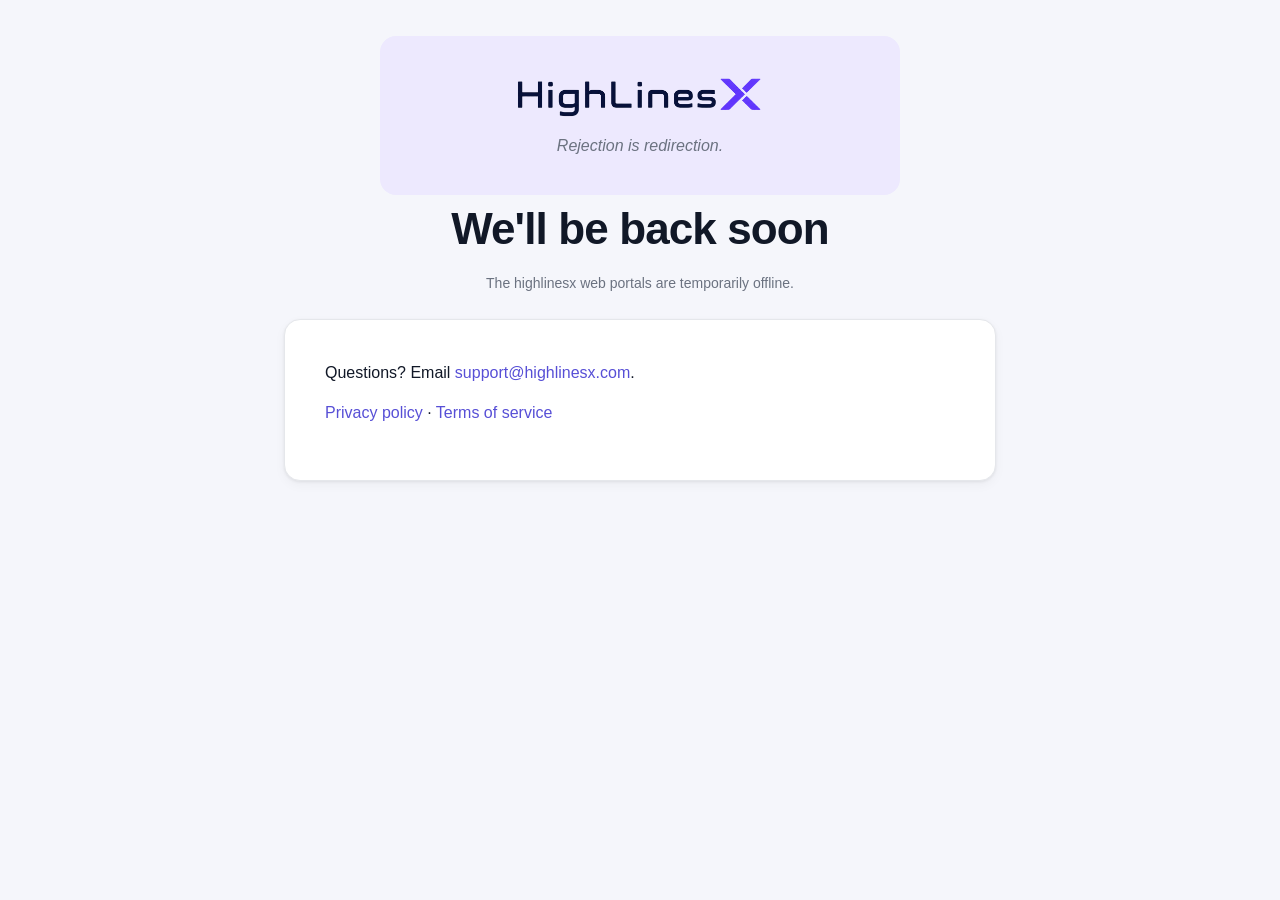
<file: index.html>
<!doctype html>
<html lang="en">
<head>
<meta charset="utf-8" />
<meta name="viewport" content="width=device-width, initial-scale=1, viewport-fit=cover" />
<title>HighLinesX</title>
<meta name="description" content="The coaching platform for coaches and the clients who work with them." />
<meta name="theme-color" content="#6C63FF" />
<meta name="color-scheme" content="light" />
<link rel="icon" type="image/png" href="/favicon.png?v=4" />
<link rel="apple-touch-icon" sizes="180x180" href="/apple-touch-icon.png?v=4" />
<link href="/fonts/poppins.css" rel="stylesheet">
<link rel="stylesheet" href="/theme.css" />
<link rel="stylesheet" href="/marketing.css?v=1" />
</head>
<body>
<header class="legal-head">
  <div class="container container--narrow">
    <a href="/" class="brand-lockup" aria-label="highlinesx home">
      <span class="brand-lockup__row">
        <img src="/highlinesx-logo.png" alt="highlinesx" class="brand-lockup__logo" width="1040" height="190" />
      </span>
      <span class="brand-lockup__motto">Rejection is redirection.</span>
    </a>
    <h1>We'll be back soon</h1>
    <div class="meta">The highlinesx web portals are temporarily offline.</div>
  </div>
</header>
<main id="main" class="container container--narrow">
  <article>
    <p>Questions? Email <a href="mailto:support@highlinesx.com">support@highlinesx.com</a>.</p>
    <p><a href="/privacy">Privacy policy</a> · <a href="/terms">Terms of service</a></p>
  </article>
</main>
</body>
</html>
</file>
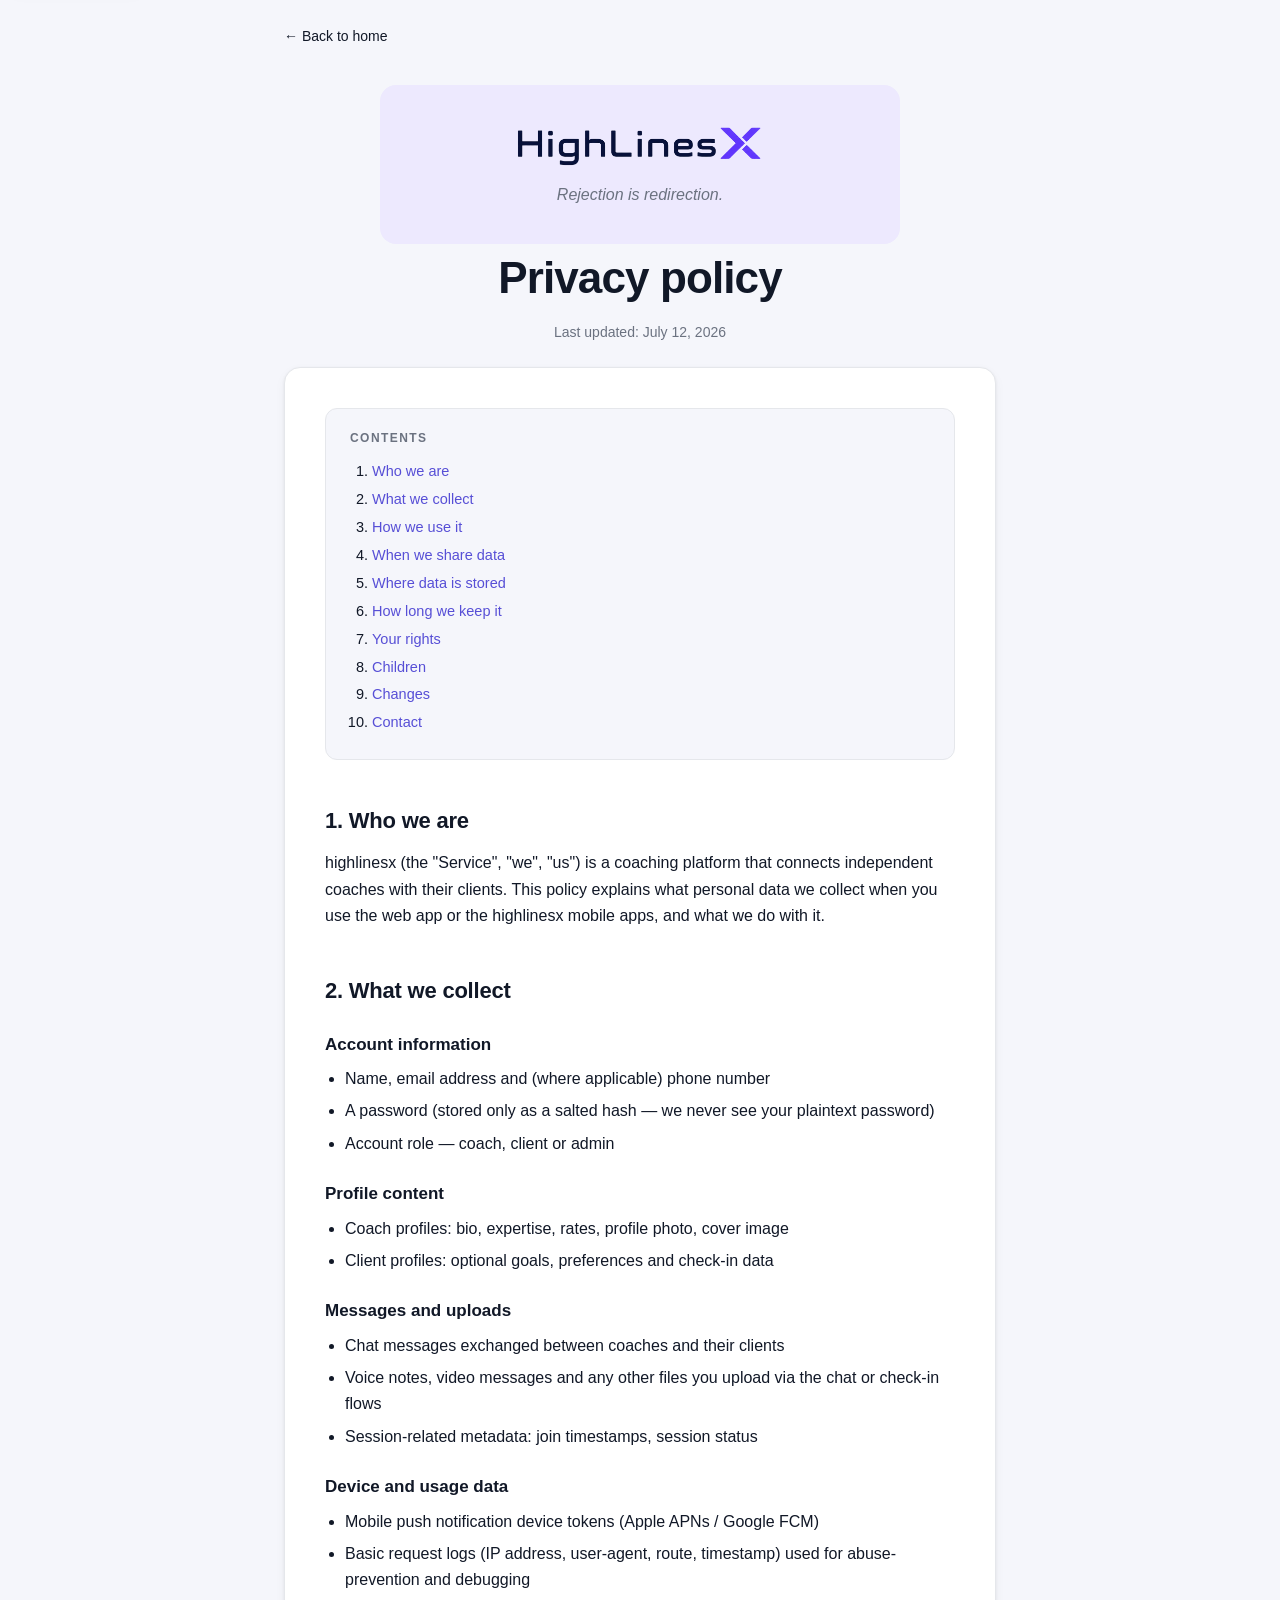
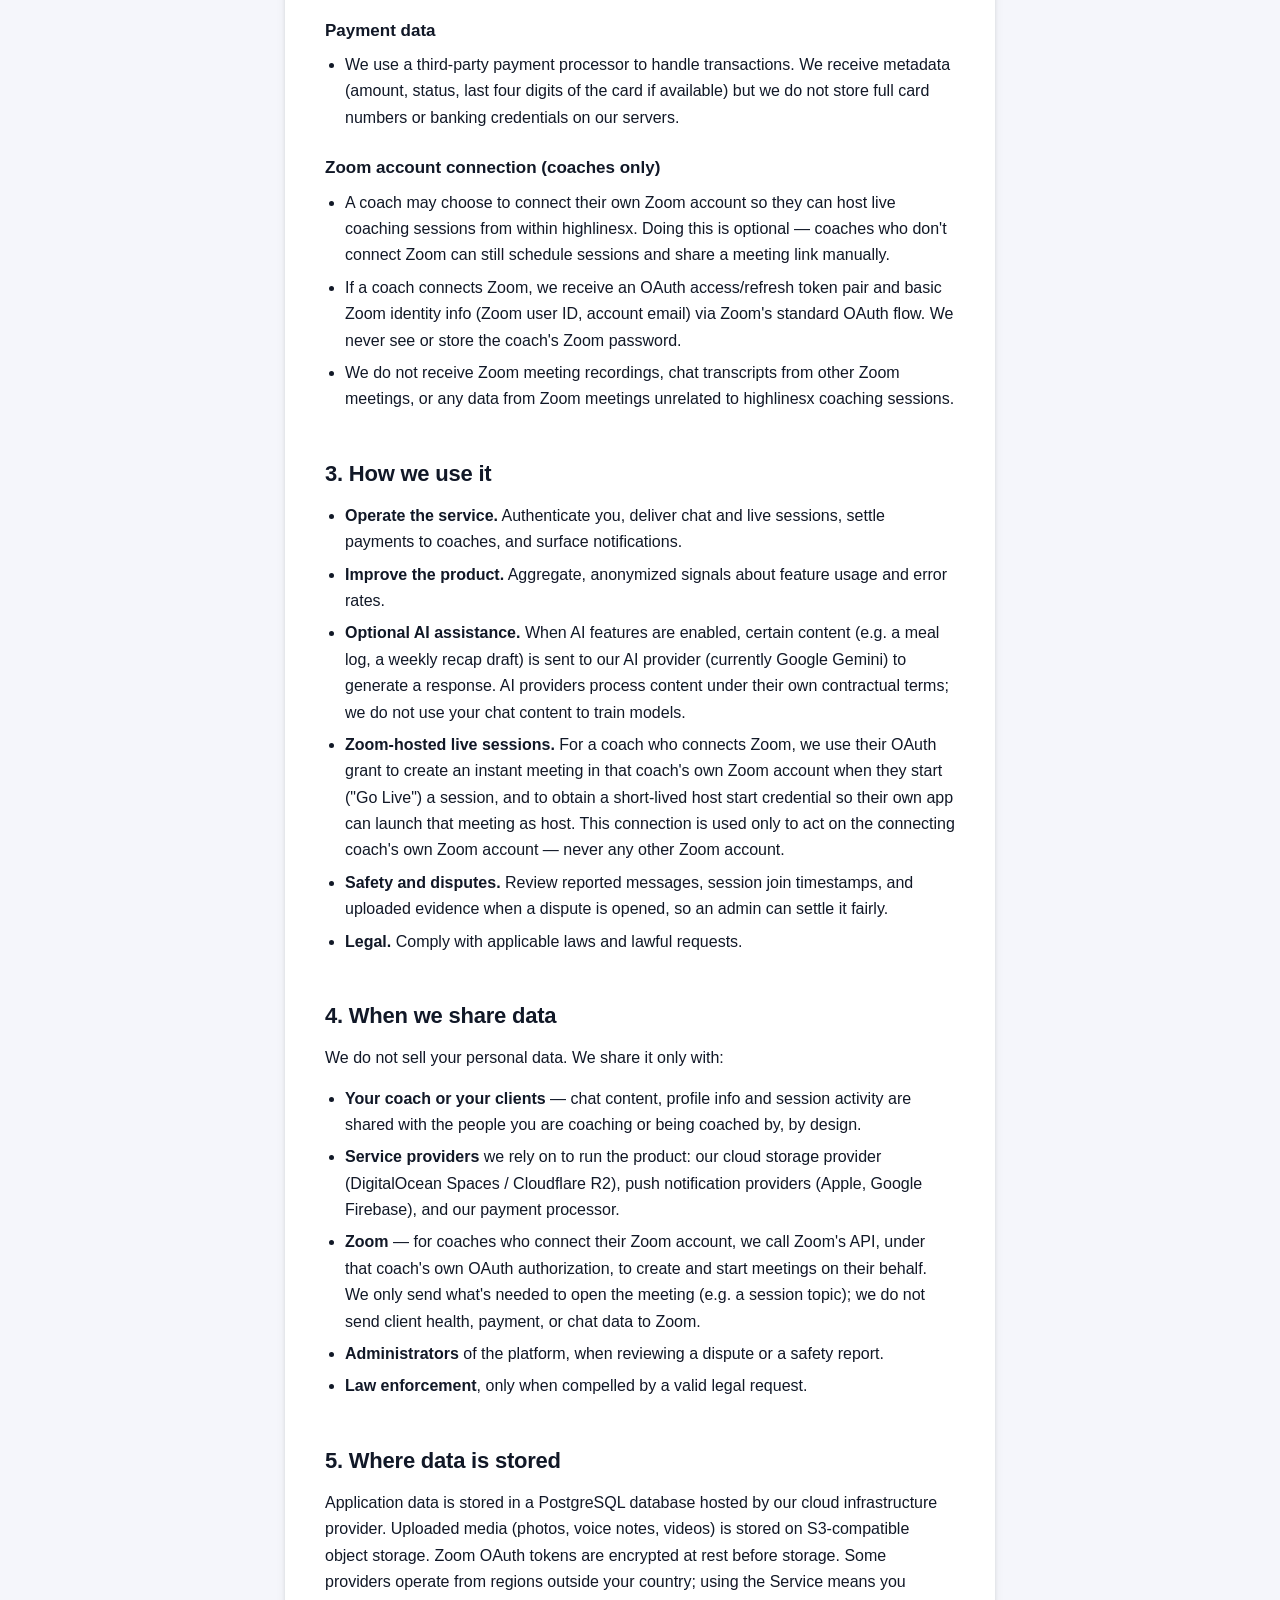
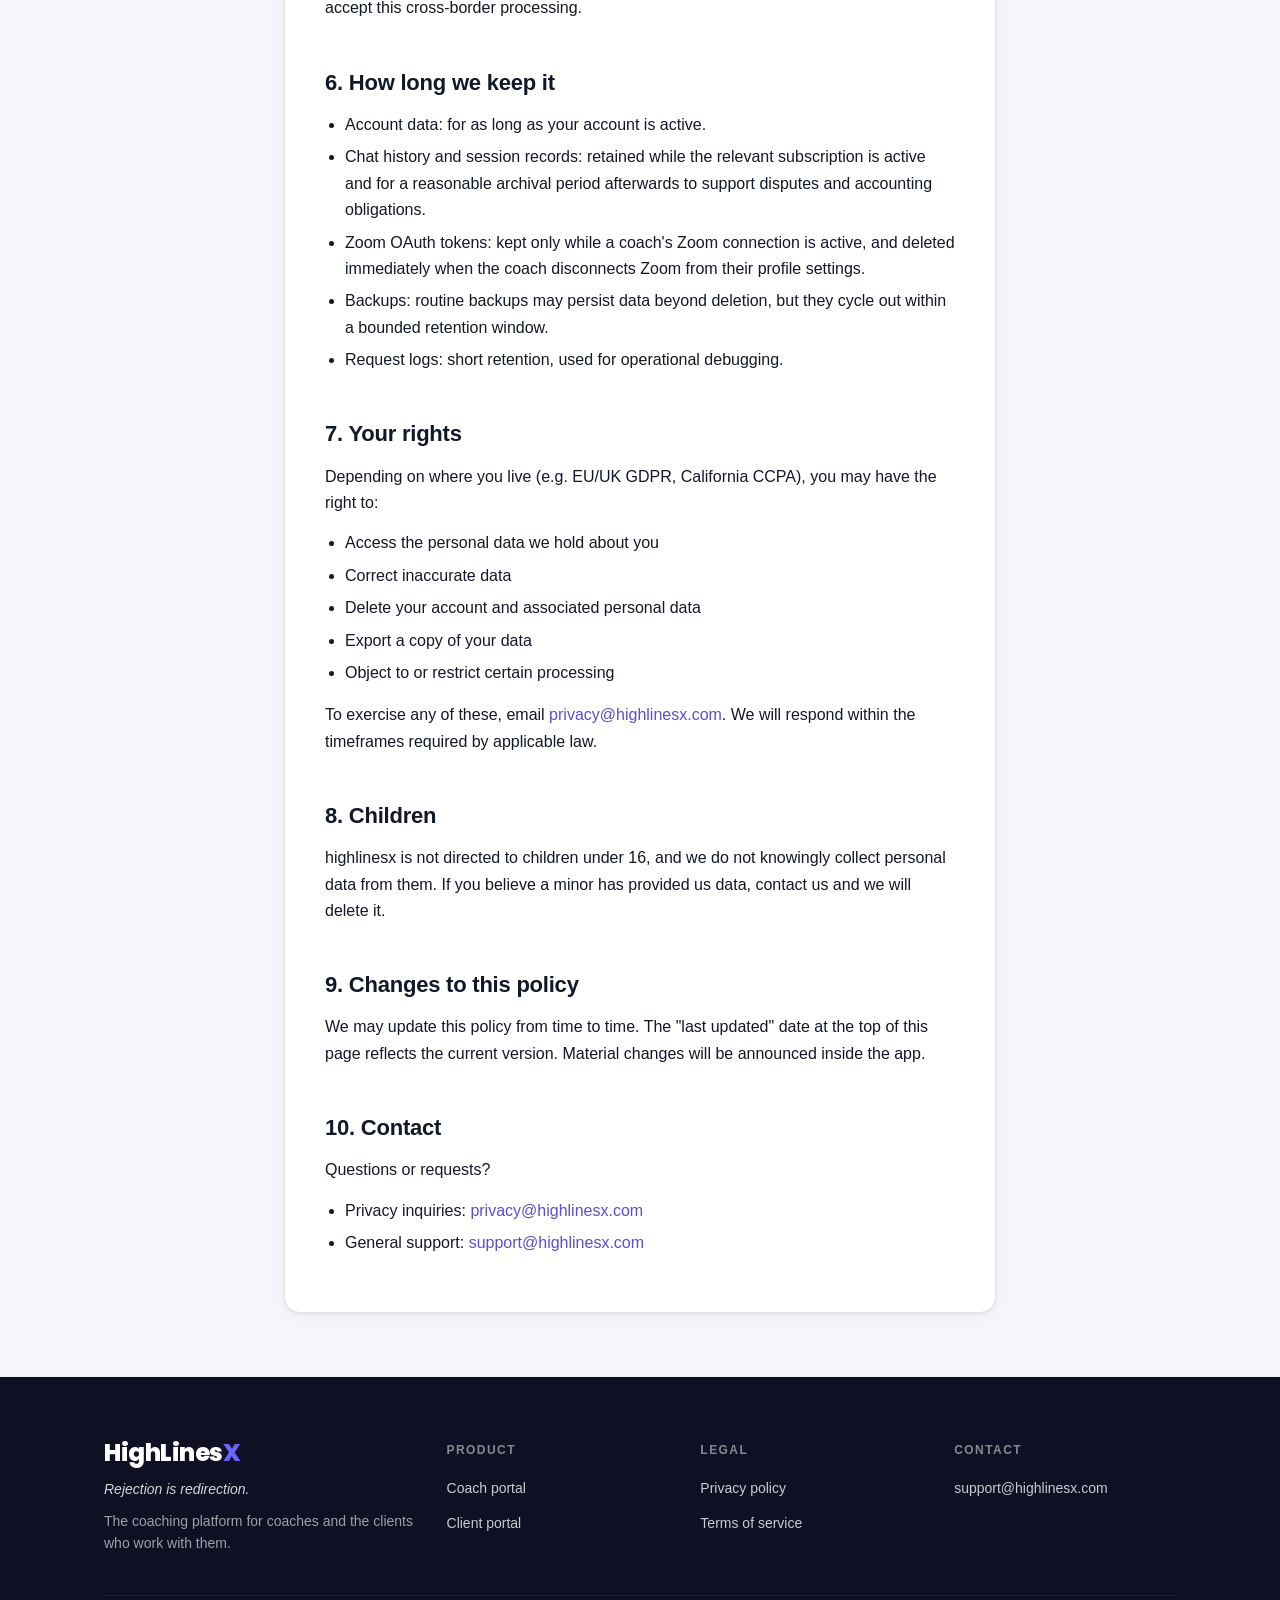
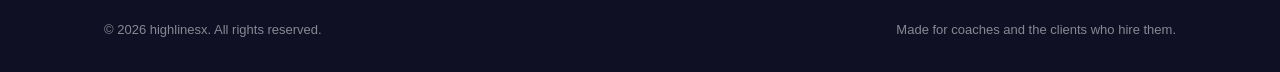
<file: privacy.html>
<!doctype html>
<html lang="en">
<head>
<meta charset="utf-8" />
<meta name="viewport" content="width=device-width, initial-scale=1, viewport-fit=cover" />
<title>Privacy policy — HighLinesX</title>
<meta name="description" content="How highlinesx collects, uses, and protects your data." />
<meta name="theme-color" content="#6C63FF" />
<meta name="color-scheme" content="light" />
<link rel="canonical" href="https://highlinesx.com/privacy" />
<link rel="icon" type="image/png" href="/favicon.png?v=4" />
<link rel="icon" type="image/png" sizes="512x512" href="/icon-512.png?v=4" />
<link rel="apple-touch-icon" sizes="180x180" href="/apple-touch-icon.png?v=4" />
<meta name="apple-mobile-web-app-capable" content="yes" />
<meta name="apple-mobile-web-app-title" content="highlinesx" />
<link href="/fonts/poppins.css" rel="stylesheet">
<link rel="stylesheet" href="/theme.css" />
<link rel="stylesheet" href="/marketing.css?v=1" />
<script type="application/ld+json">
{
  "@context": "https://schema.org",
  "@graph": [
    { "@type": "Organization", "@id": "https://highlinesx.com/#org", "name": "highlinesx", "url": "https://highlinesx.com/", "logo": "https://highlinesx.com/highlinesx-logo.png", "slogan": "Rejection is redirection." },
    { "@type": "WebPage", "name": "Privacy policy — highlinesx", "url": "https://highlinesx.com/privacy", "description": "How highlinesx collects, uses, and protects your data.", "isPartOf": { "@id": "https://highlinesx.com/#org" } }
  ]
}
</script>
</head>
<body>

<a class="skip-link" href="#main">Skip to content</a>

<div class="topbar container container--narrow">
  <a href="/" class="back-link">← Back to home</a>
</div>

<header class="legal-head">
  <div class="container container--narrow">
    <a href="/" class="brand-lockup" aria-label="highlinesx home">
      <span class="brand-lockup__row">
        <img src="/highlinesx-logo.png" alt="highlinesx" class="brand-lockup__logo" width="1040" height="190" />
      </span>
      <span class="brand-lockup__motto">Rejection is redirection.</span>
    </a>
    <h1>Privacy policy</h1>
    <div class="meta">Last updated: July 12, 2026</div>
  </div>
</header>

<main id="main" class="container container--narrow">
  <article>
    <nav class="toc" aria-label="Contents">
      <h4>Contents</h4>
      <ol>
        <li><a href="#who">Who we are</a></li>
        <li><a href="#what">What we collect</a></li>
        <li><a href="#how">How we use it</a></li>
        <li><a href="#sharing">When we share data</a></li>
        <li><a href="#storage">Where data is stored</a></li>
        <li><a href="#retention">How long we keep it</a></li>
        <li><a href="#rights">Your rights</a></li>
        <li><a href="#children">Children</a></li>
        <li><a href="#changes">Changes</a></li>
        <li><a href="#contact">Contact</a></li>
      </ol>
    </nav>

    <h2 id="who">1. Who we are</h2>
    <p>highlinesx (the "Service", "we", "us") is a coaching platform that connects independent coaches with their clients. This policy explains what personal data we collect when you use the web app or the highlinesx mobile apps, and what we do with it.</p>

    <h2 id="what">2. What we collect</h2>

    <h3>Account information</h3>
    <ul>
      <li>Name, email address and (where applicable) phone number</li>
      <li>A password (stored only as a salted hash — we never see your plaintext password)</li>
      <li>Account role — coach, client or admin</li>
    </ul>

    <h3>Profile content</h3>
    <ul>
      <li>Coach profiles: bio, expertise, rates, profile photo, cover image</li>
      <li>Client profiles: optional goals, preferences and check-in data</li>
    </ul>

    <h3>Messages and uploads</h3>
    <ul>
      <li>Chat messages exchanged between coaches and their clients</li>
      <li>Voice notes, video messages and any other files you upload via the chat or check-in flows</li>
      <li>Session-related metadata: join timestamps, session status</li>
    </ul>

    <h3>Device and usage data</h3>
    <ul>
      <li>Mobile push notification device tokens (Apple APNs / Google FCM)</li>
      <li>Basic request logs (IP address, user-agent, route, timestamp) used for abuse-prevention and debugging</li>
    </ul>

    <h3>Payment data</h3>
    <ul>
      <li>We use a third-party payment processor to handle transactions. We receive metadata (amount, status, last four digits of the card if available) but we do not store full card numbers or banking credentials on our servers.</li>
    </ul>

    <h3>Zoom account connection (coaches only)</h3>
    <ul>
      <li>A coach may choose to connect their own Zoom account so they can host live coaching sessions from within highlinesx. Doing this is optional — coaches who don't connect Zoom can still schedule sessions and share a meeting link manually.</li>
      <li>If a coach connects Zoom, we receive an OAuth access/refresh token pair and basic Zoom identity info (Zoom user ID, account email) via Zoom's standard OAuth flow. We never see or store the coach's Zoom password.</li>
      <li>We do not receive Zoom meeting recordings, chat transcripts from other Zoom meetings, or any data from Zoom meetings unrelated to highlinesx coaching sessions.</li>
    </ul>

    <h2 id="how">3. How we use it</h2>
    <ul>
      <li><strong>Operate the service.</strong> Authenticate you, deliver chat and live sessions, settle payments to coaches, and surface notifications.</li>
      <li><strong>Improve the product.</strong> Aggregate, anonymized signals about feature usage and error rates.</li>
      <li><strong>Optional AI assistance.</strong> When AI features are enabled, certain content (e.g. a meal log, a weekly recap draft) is sent to our AI provider (currently Google Gemini) to generate a response. AI providers process content under their own contractual terms; we do not use your chat content to train models.</li>
      <li><strong>Zoom-hosted live sessions.</strong> For a coach who connects Zoom, we use their OAuth grant to create an instant meeting in that coach's own Zoom account when they start ("Go Live") a session, and to obtain a short-lived host start credential so their own app can launch that meeting as host. This connection is used only to act on the connecting coach's own Zoom account — never any other Zoom account.</li>
      <li><strong>Safety and disputes.</strong> Review reported messages, session join timestamps, and uploaded evidence when a dispute is opened, so an admin can settle it fairly.</li>
      <li><strong>Legal.</strong> Comply with applicable laws and lawful requests.</li>
    </ul>

    <h2 id="sharing">4. When we share data</h2>
    <p>We do not sell your personal data. We share it only with:</p>
    <ul>
      <li><strong>Your coach or your clients</strong> — chat content, profile info and session activity are shared with the people you are coaching or being coached by, by design.</li>
      <li><strong>Service providers</strong> we rely on to run the product: our cloud storage provider (DigitalOcean Spaces / Cloudflare R2), push notification providers (Apple, Google Firebase), and our payment processor.</li>
      <li><strong>Zoom</strong> — for coaches who connect their Zoom account, we call Zoom's API, under that coach's own OAuth authorization, to create and start meetings on their behalf. We only send what's needed to open the meeting (e.g. a session topic); we do not send client health, payment, or chat data to Zoom.</li>
      <li><strong>Administrators</strong> of the platform, when reviewing a dispute or a safety report.</li>
      <li><strong>Law enforcement</strong>, only when compelled by a valid legal request.</li>
    </ul>

    <h2 id="storage">5. Where data is stored</h2>
    <p>Application data is stored in a PostgreSQL database hosted by our cloud infrastructure provider. Uploaded media (photos, voice notes, videos) is stored on S3-compatible object storage. Zoom OAuth tokens are encrypted at rest before storage. Some providers operate from regions outside your country; using the Service means you accept this cross-border processing.</p>

    <h2 id="retention">6. How long we keep it</h2>
    <ul>
      <li>Account data: for as long as your account is active.</li>
      <li>Chat history and session records: retained while the relevant subscription is active and for a reasonable archival period afterwards to support disputes and accounting obligations.</li>
      <li>Zoom OAuth tokens: kept only while a coach's Zoom connection is active, and deleted immediately when the coach disconnects Zoom from their profile settings.</li>
      <li>Backups: routine backups may persist data beyond deletion, but they cycle out within a bounded retention window.</li>
      <li>Request logs: short retention, used for operational debugging.</li>
    </ul>

    <h2 id="rights">7. Your rights</h2>
    <p>Depending on where you live (e.g. EU/UK GDPR, California CCPA), you may have the right to:</p>
    <ul>
      <li>Access the personal data we hold about you</li>
      <li>Correct inaccurate data</li>
      <li>Delete your account and associated personal data</li>
      <li>Export a copy of your data</li>
      <li>Object to or restrict certain processing</li>
    </ul>
    <p>To exercise any of these, email <a href="mailto:privacy@highlinesx.com">privacy@highlinesx.com</a>. We will respond within the timeframes required by applicable law.</p>

    <h2 id="children">8. Children</h2>
    <p>highlinesx is not directed to children under 16, and we do not knowingly collect personal data from them. If you believe a minor has provided us data, contact us and we will delete it.</p>

    <h2 id="changes">9. Changes to this policy</h2>
    <p>We may update this policy from time to time. The "last updated" date at the top of this page reflects the current version. Material changes will be announced inside the app.</p>

    <h2 id="contact">10. Contact</h2>
    <p>Questions or requests?</p>
    <ul>
      <li>Privacy inquiries: <a href="mailto:privacy@highlinesx.com">privacy@highlinesx.com</a></li>
      <li>General support: <a href="mailto:support@highlinesx.com">support@highlinesx.com</a></li>
    </ul>
  </article>
</main>

<footer class="footer">
  <div class="container">
    <div class="footer__grid">
      <div class="footer__brand-col">
        <div class="footer__brand">
          <span class="footer__wordmark" aria-label="highlinesx">HighLines<span class="x">X</span></span>
        </div>
        <p class="footer__motto">Rejection is redirection.</p>
        <p class="footer__tag">The coaching platform for coaches and the clients who work with them.</p>
      </div>
      <nav class="footer__col" aria-label="Product">
        <h5>Product</h5>
        <ul>
          <li><a href="/coach">Coach portal</a></li>
          <li><a href="/client">Client portal</a></li>
        </ul>
      </nav>
      <nav class="footer__col" aria-label="Legal">
        <h5>Legal</h5>
        <ul>
          <li><a href="/privacy">Privacy policy</a></li>
          <li><a href="/terms">Terms of service</a></li>
        </ul>
      </nav>
      <nav class="footer__col" aria-label="Contact">
        <h5>Contact</h5>
        <ul>
          <li><a href="mailto:support@highlinesx.com">support@highlinesx.com</a></li>
        </ul>
      </nav>
    </div>
    <div class="footer__bottom">
      <span>© 2026 highlinesx. All rights reserved.</span>
      <span>Made for coaches and the clients who hire them.</span>
    </div>
  </div>
</footer>

</body>
</html>
</file>
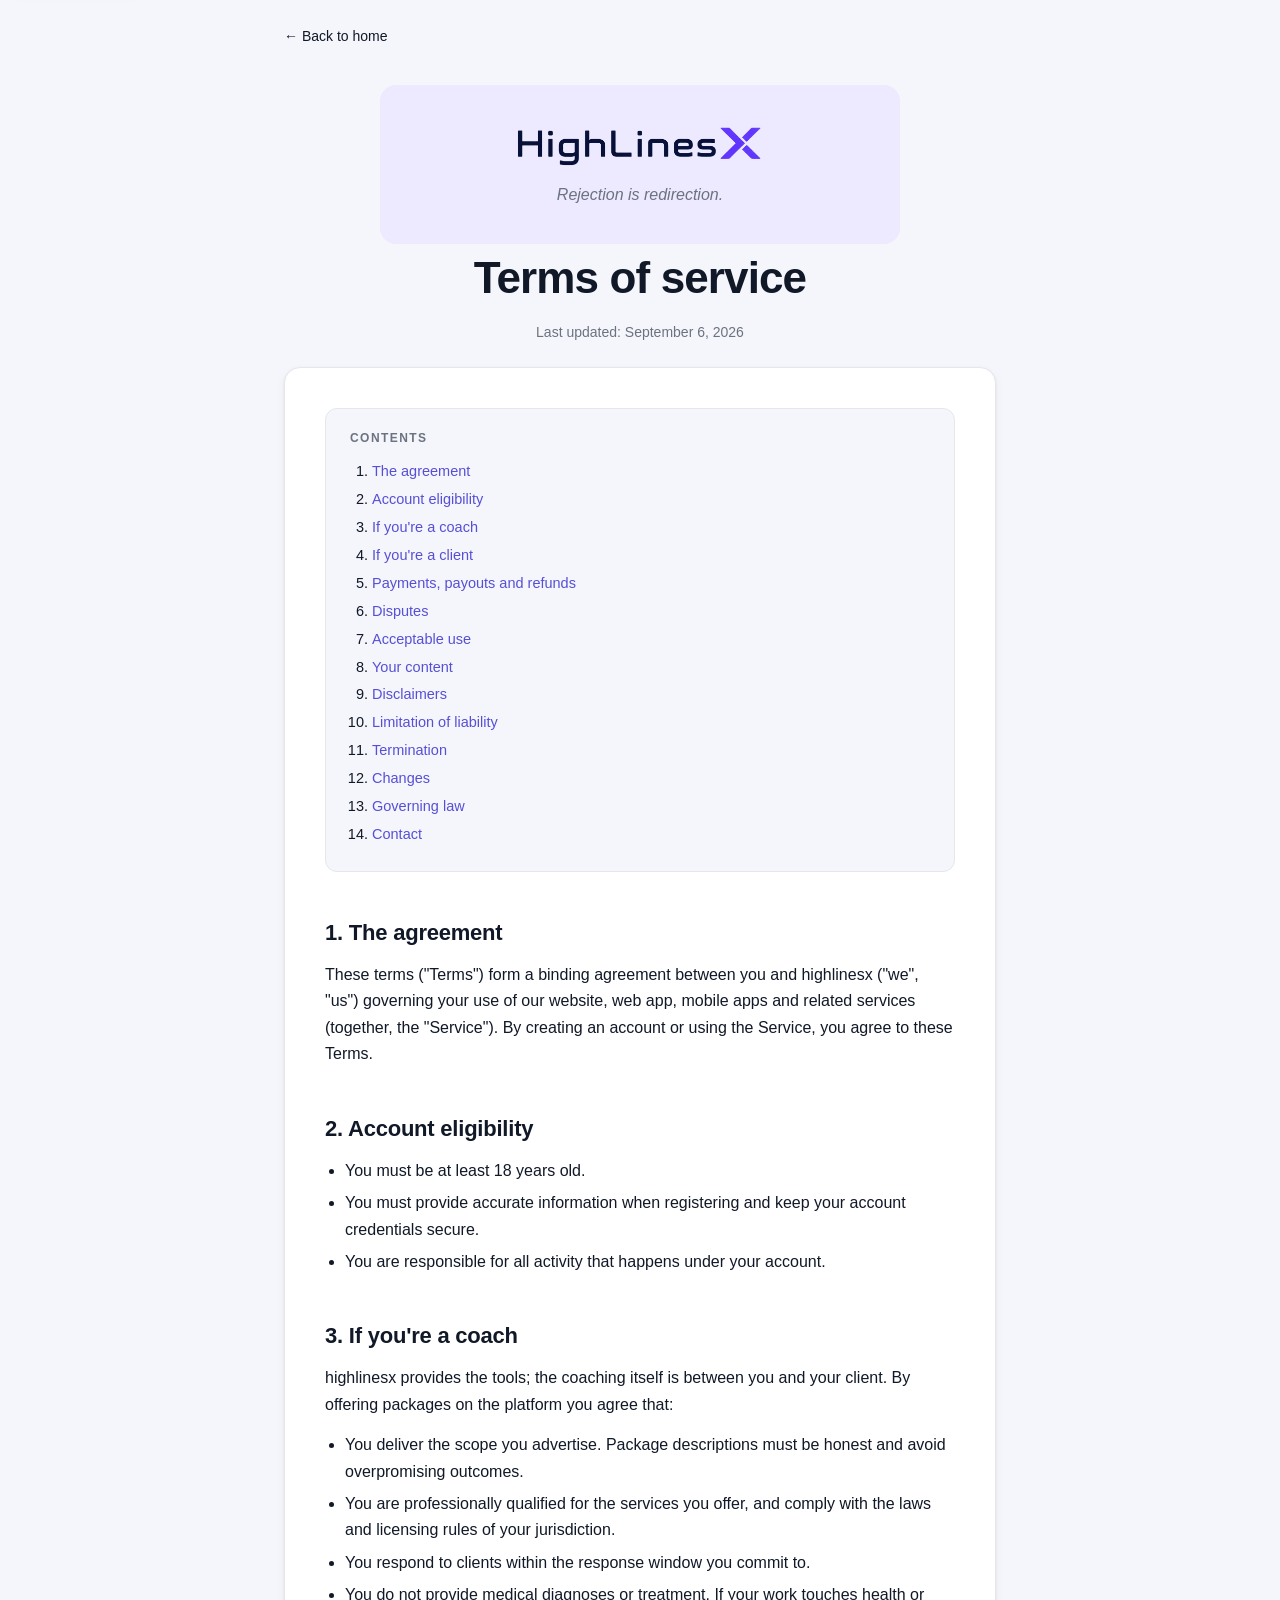
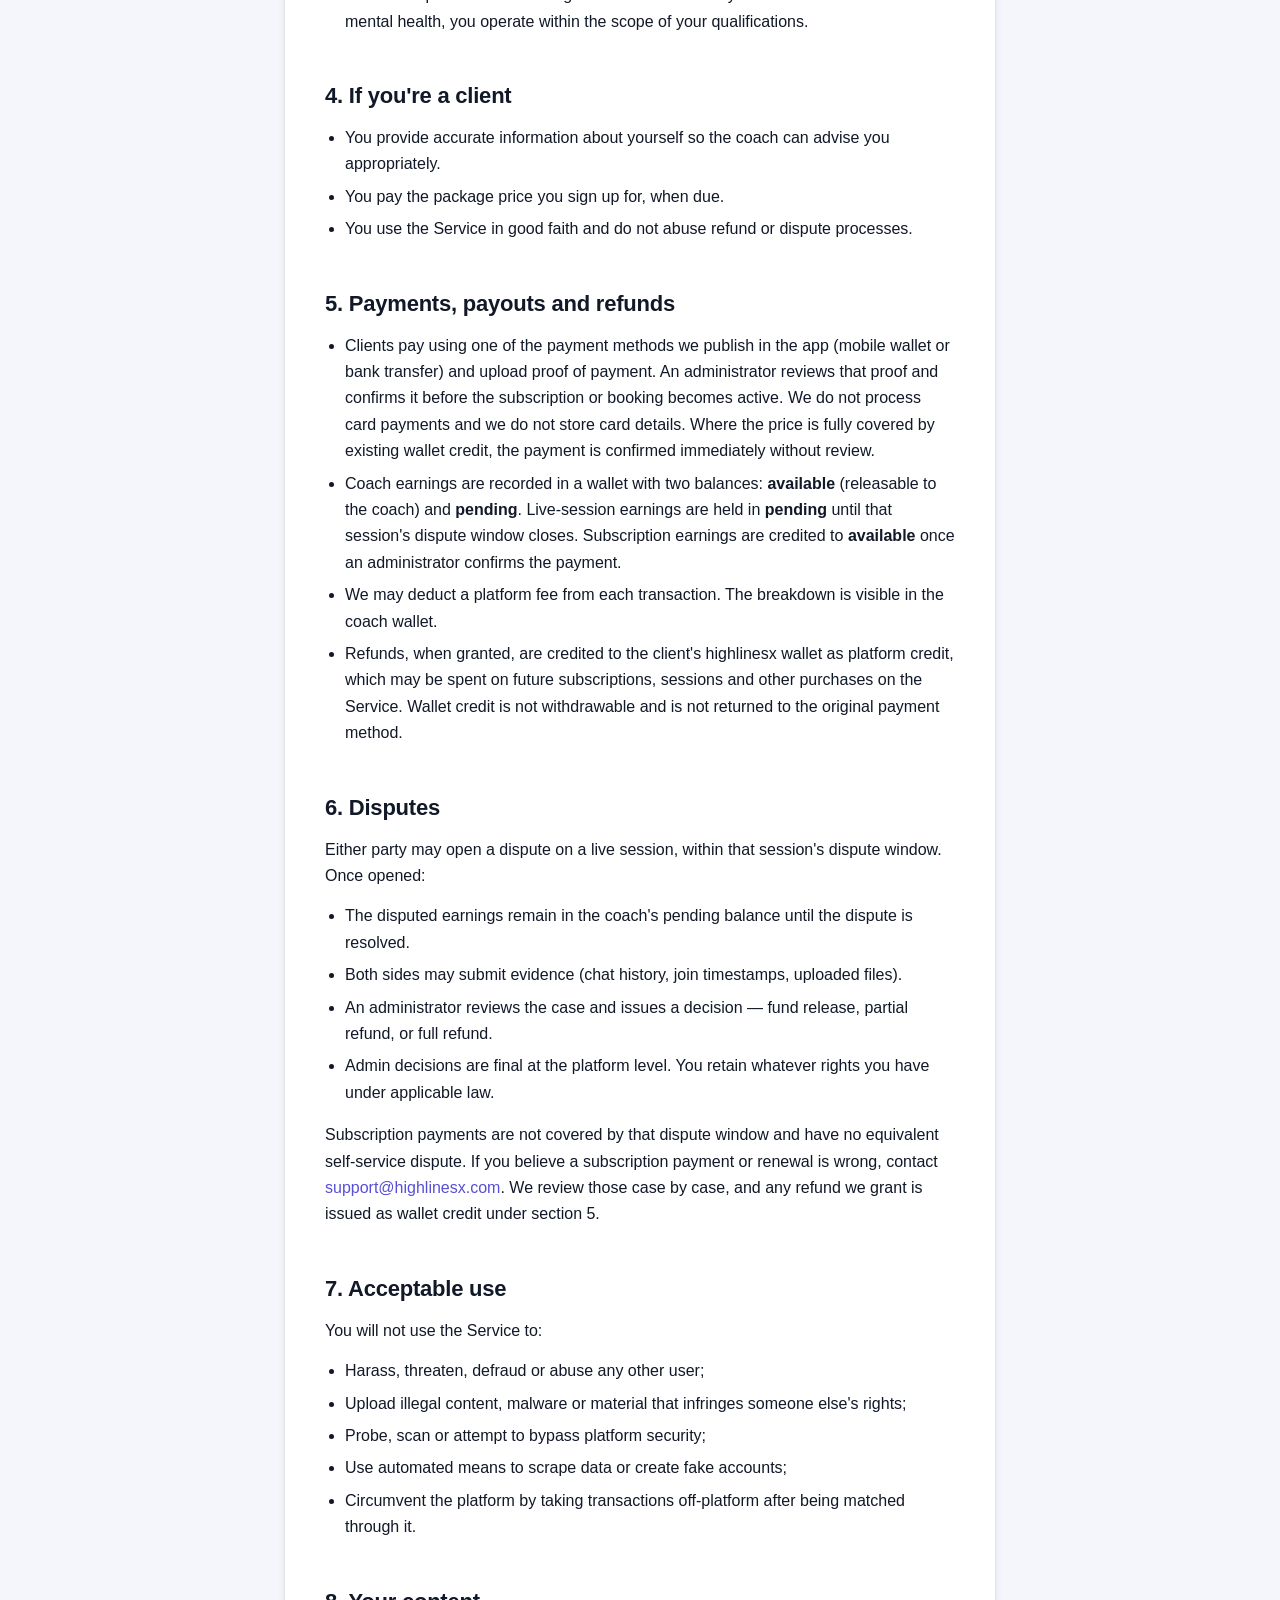
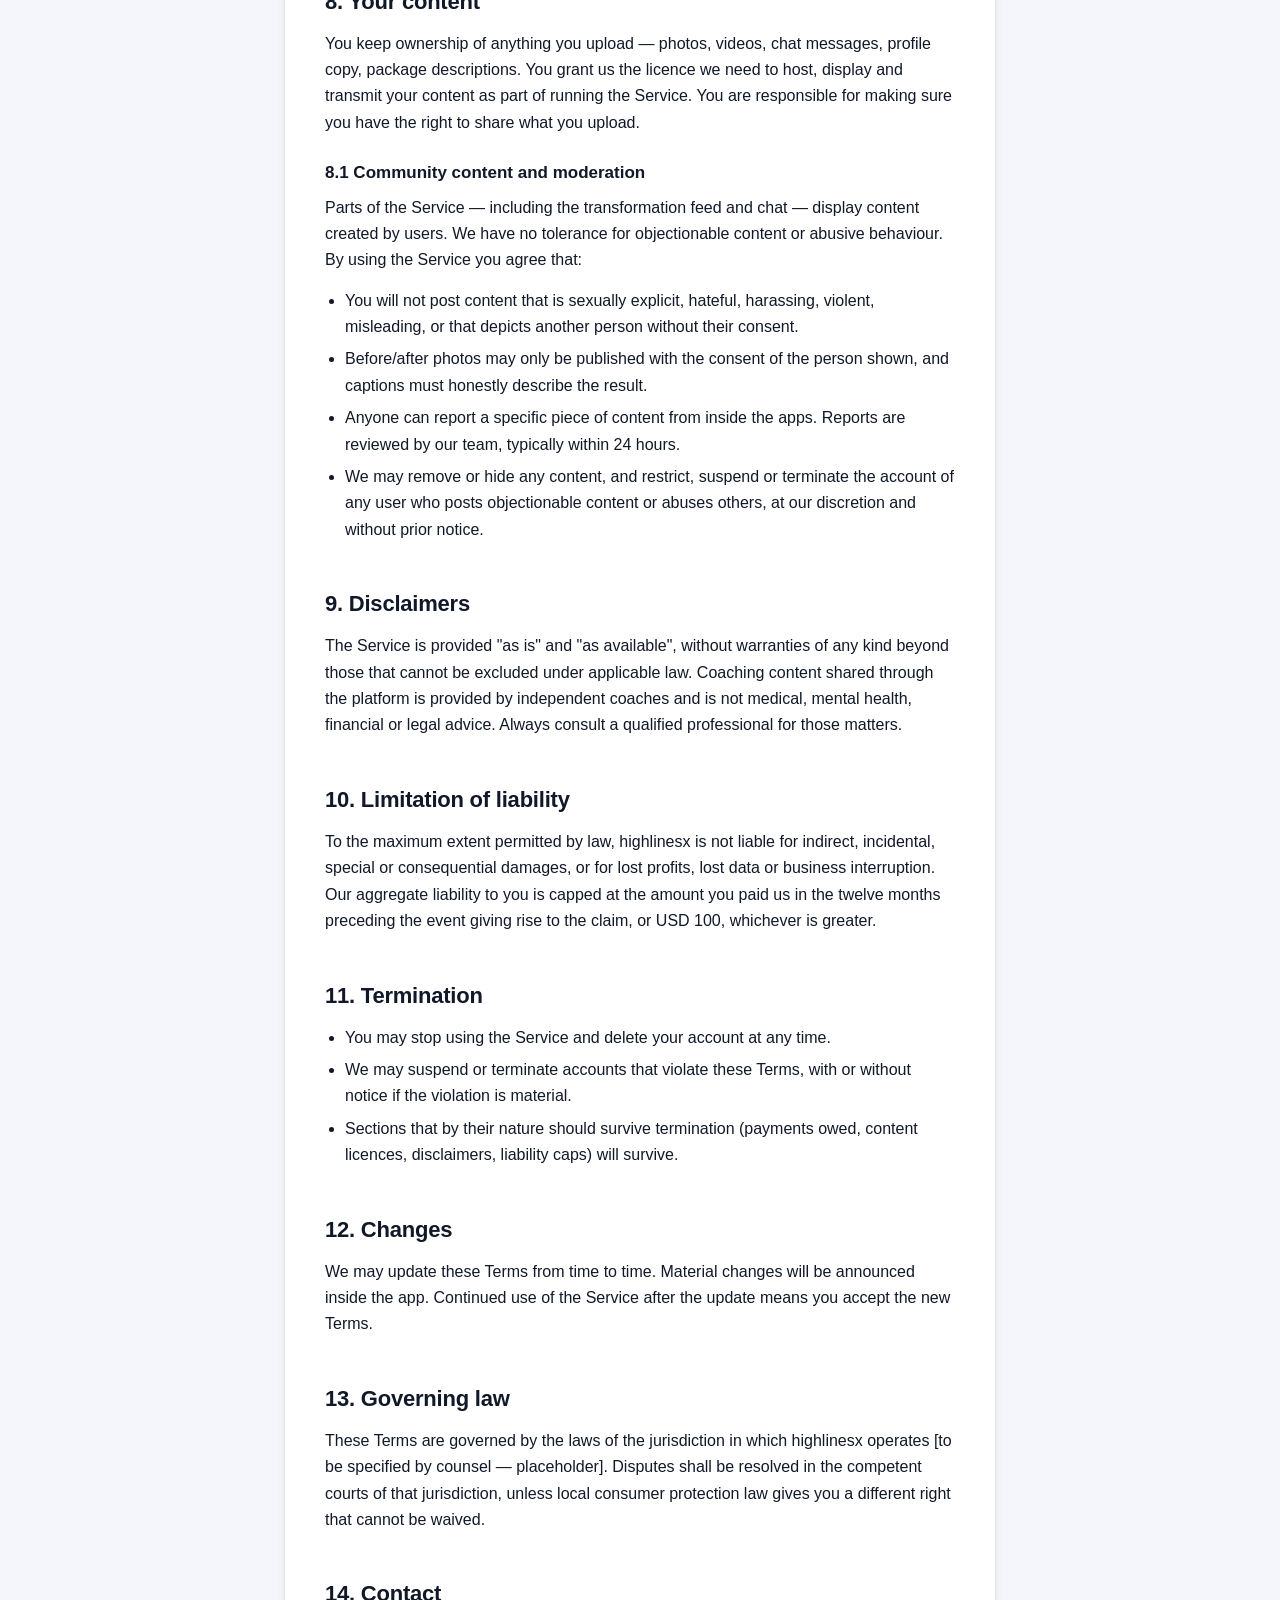
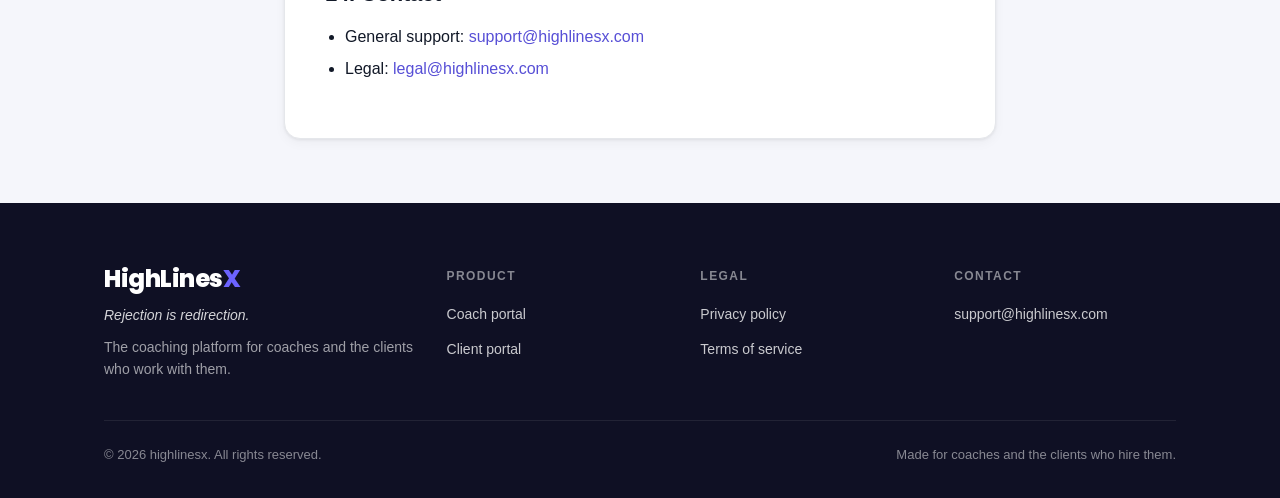
<file: terms.html>
<!doctype html>
<html lang="en">
<head>
<meta charset="utf-8" />
<meta name="viewport" content="width=device-width, initial-scale=1, viewport-fit=cover" />
<title>Terms of service — HighLinesX</title>
<meta name="description" content="The agreement between you and highlinesx when you use the platform." />
<meta name="theme-color" content="#6C63FF" />
<meta name="color-scheme" content="light" />
<link rel="canonical" href="https://highlinesx.com/terms" />
<link rel="icon" type="image/png" href="/favicon.png?v=4" />
<link rel="icon" type="image/png" sizes="512x512" href="/icon-512.png?v=4" />
<link rel="apple-touch-icon" sizes="180x180" href="/apple-touch-icon.png?v=4" />
<meta name="apple-mobile-web-app-capable" content="yes" />
<meta name="apple-mobile-web-app-title" content="highlinesx" />
<link href="/fonts/poppins.css" rel="stylesheet">
<link rel="stylesheet" href="/theme.css" />
<link rel="stylesheet" href="/marketing.css?v=1" />
<script type="application/ld+json">
{
  "@context": "https://schema.org",
  "@graph": [
    { "@type": "Organization", "@id": "https://highlinesx.com/#org", "name": "highlinesx", "url": "https://highlinesx.com/", "logo": "https://highlinesx.com/highlinesx-logo.png", "slogan": "Rejection is redirection." },
    { "@type": "WebPage", "name": "Terms of service — highlinesx", "url": "https://highlinesx.com/terms", "description": "The agreement between you and highlinesx when you use the platform.", "isPartOf": { "@id": "https://highlinesx.com/#org" } }
  ]
}
</script>
</head>
<body>

<a class="skip-link" href="#main">Skip to content</a>

<div class="topbar container container--narrow">
  <a href="/" class="back-link">← Back to home</a>
</div>

<header class="legal-head">
  <div class="container container--narrow">
    <a href="/" class="brand-lockup" aria-label="highlinesx home">
      <span class="brand-lockup__row">
        <img src="/highlinesx-logo.png" alt="highlinesx" class="brand-lockup__logo" width="1040" height="190" />
      </span>
      <span class="brand-lockup__motto">Rejection is redirection.</span>
    </a>
    <h1>Terms of service</h1>
    <div class="meta">Last updated: September 6, 2026</div>
  </div>
</header>

<main id="main" class="container container--narrow">
  <article>
    <nav class="toc" aria-label="Contents">
      <h4>Contents</h4>
      <ol>
        <li><a href="#agreement">The agreement</a></li>
        <li><a href="#eligibility">Account eligibility</a></li>
        <li><a href="#coach">If you're a coach</a></li>
        <li><a href="#client">If you're a client</a></li>
        <li><a href="#payments">Payments, payouts and refunds</a></li>
        <li><a href="#disputes">Disputes</a></li>
        <li><a href="#conduct">Acceptable use</a></li>
        <li><a href="#content">Your content</a></li>
        <li><a href="#disclaimers">Disclaimers</a></li>
        <li><a href="#liability">Limitation of liability</a></li>
        <li><a href="#termination">Termination</a></li>
        <li><a href="#changes">Changes</a></li>
        <li><a href="#law">Governing law</a></li>
        <li><a href="#contact">Contact</a></li>
      </ol>
    </nav>

    <h2 id="agreement">1. The agreement</h2>
    <p>These terms ("Terms") form a binding agreement between you and highlinesx ("we", "us") governing your use of our website, web app, mobile apps and related services (together, the "Service"). By creating an account or using the Service, you agree to these Terms.</p>

    <h2 id="eligibility">2. Account eligibility</h2>
    <ul>
      <li>You must be at least 18 years old.</li>
      <li>You must provide accurate information when registering and keep your account credentials secure.</li>
      <li>You are responsible for all activity that happens under your account.</li>
    </ul>

    <h2 id="coach">3. If you're a coach</h2>
    <p>highlinesx provides the tools; the coaching itself is between you and your client. By offering packages on the platform you agree that:</p>
    <ul>
      <li>You deliver the scope you advertise. Package descriptions must be honest and avoid overpromising outcomes.</li>
      <li>You are professionally qualified for the services you offer, and comply with the laws and licensing rules of your jurisdiction.</li>
      <li>You respond to clients within the response window you commit to.</li>
      <li>You do not provide medical diagnoses or treatment. If your work touches health or mental health, you operate within the scope of your qualifications.</li>
    </ul>

    <h2 id="client">4. If you're a client</h2>
    <ul>
      <li>You provide accurate information about yourself so the coach can advise you appropriately.</li>
      <li>You pay the package price you sign up for, when due.</li>
      <li>You use the Service in good faith and do not abuse refund or dispute processes.</li>
    </ul>

    <h2 id="payments">5. Payments, payouts and refunds</h2>
    <ul>
      <li>Clients pay using one of the payment methods we publish in the app (mobile wallet or bank transfer) and upload proof of payment. An administrator reviews that proof and confirms it before the subscription or booking becomes active. We do not process card payments and we do not store card details. Where the price is fully covered by existing wallet credit, the payment is confirmed immediately without review.</li>
      <li>Coach earnings are recorded in a wallet with two balances: <strong>available</strong> (releasable to the coach) and <strong>pending</strong>. Live-session earnings are held in <strong>pending</strong> until that session's dispute window closes. Subscription earnings are credited to <strong>available</strong> once an administrator confirms the payment.</li>
      <li>We may deduct a platform fee from each transaction. The breakdown is visible in the coach wallet.</li>
      <li>Refunds, when granted, are credited to the client's highlinesx wallet as platform credit, which may be spent on future subscriptions, sessions and other purchases on the Service. Wallet credit is not withdrawable and is not returned to the original payment method.</li>
    </ul>

    <h2 id="disputes">6. Disputes</h2>
    <p>Either party may open a dispute on a live session, within that session's dispute window. Once opened:</p>
    <ul>
      <li>The disputed earnings remain in the coach's pending balance until the dispute is resolved.</li>
      <li>Both sides may submit evidence (chat history, join timestamps, uploaded files).</li>
      <li>An administrator reviews the case and issues a decision — fund release, partial refund, or full refund.</li>
      <li>Admin decisions are final at the platform level. You retain whatever rights you have under applicable law.</li>
    </ul>
    <p>Subscription payments are not covered by that dispute window and have no equivalent self-service dispute. If you believe a subscription payment or renewal is wrong, contact <a href="mailto:support@highlinesx.com">support@highlinesx.com</a>. We review those case by case, and any refund we grant is issued as wallet credit under section 5.</p>

    <h2 id="conduct">7. Acceptable use</h2>
    <p>You will not use the Service to:</p>
    <ul>
      <li>Harass, threaten, defraud or abuse any other user;</li>
      <li>Upload illegal content, malware or material that infringes someone else's rights;</li>
      <li>Probe, scan or attempt to bypass platform security;</li>
      <li>Use automated means to scrape data or create fake accounts;</li>
      <li>Circumvent the platform by taking transactions off-platform after being matched through it.</li>
    </ul>

    <h2 id="content">8. Your content</h2>
    <p>You keep ownership of anything you upload — photos, videos, chat messages, profile copy, package descriptions. You grant us the licence we need to host, display and transmit your content as part of running the Service. You are responsible for making sure you have the right to share what you upload.</p>
    <h3 id="ugc">8.1 Community content and moderation</h3>
    <p>Parts of the Service — including the transformation feed and chat — display content created by users. We have no tolerance for objectionable content or abusive behaviour. By using the Service you agree that:</p>
    <ul>
      <li>You will not post content that is sexually explicit, hateful, harassing, violent, misleading, or that depicts another person without their consent.</li>
      <li>Before/after photos may only be published with the consent of the person shown, and captions must honestly describe the result.</li>
      <li>Anyone can report a specific piece of content from inside the apps. Reports are reviewed by our team, typically within 24 hours.</li>
      <li>We may remove or hide any content, and restrict, suspend or terminate the account of any user who posts objectionable content or abuses others, at our discretion and without prior notice.</li>
    </ul>

    <h2 id="disclaimers">9. Disclaimers</h2>
    <p>The Service is provided "as is" and "as available", without warranties of any kind beyond those that cannot be excluded under applicable law. Coaching content shared through the platform is provided by independent coaches and is not medical, mental health, financial or legal advice. Always consult a qualified professional for those matters.</p>

    <h2 id="liability">10. Limitation of liability</h2>
    <p>To the maximum extent permitted by law, highlinesx is not liable for indirect, incidental, special or consequential damages, or for lost profits, lost data or business interruption. Our aggregate liability to you is capped at the amount you paid us in the twelve months preceding the event giving rise to the claim, or USD 100, whichever is greater.</p>

    <h2 id="termination">11. Termination</h2>
    <ul>
      <li>You may stop using the Service and delete your account at any time.</li>
      <li>We may suspend or terminate accounts that violate these Terms, with or without notice if the violation is material.</li>
      <li>Sections that by their nature should survive termination (payments owed, content licences, disclaimers, liability caps) will survive.</li>
    </ul>

    <h2 id="changes">12. Changes</h2>
    <p>We may update these Terms from time to time. Material changes will be announced inside the app. Continued use of the Service after the update means you accept the new Terms.</p>

    <h2 id="law">13. Governing law</h2>
    <p>These Terms are governed by the laws of the jurisdiction in which highlinesx operates [to be specified by counsel — placeholder]. Disputes shall be resolved in the competent courts of that jurisdiction, unless local consumer protection law gives you a different right that cannot be waived.</p>

    <h2 id="contact">14. Contact</h2>
    <ul>
      <li>General support: <a href="mailto:support@highlinesx.com">support@highlinesx.com</a></li>
      <li>Legal: <a href="mailto:legal@highlinesx.com">legal@highlinesx.com</a></li>
    </ul>
  </article>
</main>

<footer class="footer">
  <div class="container">
    <div class="footer__grid">
      <div class="footer__brand-col">
        <div class="footer__brand">
          <span class="footer__wordmark" aria-label="highlinesx">HighLines<span class="x">X</span></span>
        </div>
        <p class="footer__motto">Rejection is redirection.</p>
        <p class="footer__tag">The coaching platform for coaches and the clients who work with them.</p>
      </div>
      <nav class="footer__col" aria-label="Product">
        <h5>Product</h5>
        <ul>
          <li><a href="/coach">Coach portal</a></li>
          <li><a href="/client">Client portal</a></li>
        </ul>
      </nav>
      <nav class="footer__col" aria-label="Legal">
        <h5>Legal</h5>
        <ul>
          <li><a href="/privacy">Privacy policy</a></li>
          <li><a href="/terms">Terms of service</a></li>
        </ul>
      </nav>
      <nav class="footer__col" aria-label="Contact">
        <h5>Contact</h5>
        <ul>
          <li><a href="mailto:support@highlinesx.com">support@highlinesx.com</a></li>
        </ul>
      </nav>
    </div>
    <div class="footer__bottom">
      <span>© 2026 highlinesx. All rights reserved.</span>
      <span>Made for coaches and the clients who hire them.</span>
    </div>
  </div>
</footer>

</body>
</html>
</file>
<file: fonts/poppins.css>
/*
 * Self-hosted Poppins (weights 600/700/800, latin + latin-ext).
 * Replaces the Google Fonts CDN so no visitor IP is sent to Google —
 * GDPR-clean per LG München 2022. Regenerate: see public/fonts/README.md.
 * unicode-range values copied verbatim from Google's fonts.gstatic.com CSS (v24).
 */

/* ---- 600 ---- */
@font-face {
  font-family: 'Poppins';
  font-style: normal;
  font-weight: 600;
  font-display: swap;
  src: url('/fonts/poppins-600-latin-ext.woff2') format('woff2');
  unicode-range: U+0100-02BA, U+02BD-02C5, U+02C7-02CC, U+02CE-02D7, U+02DD-02FF, U+0304, U+0308, U+0329, U+1D00-1DBF, U+1E00-1E9F, U+1EF2-1EFF, U+2020, U+20A0-20AB, U+20AD-20C0, U+2113, U+2C60-2C7F, U+A720-A7FF;
}
@font-face {
  font-family: 'Poppins';
  font-style: normal;
  font-weight: 600;
  font-display: swap;
  src: url('/fonts/poppins-600-latin.woff2') format('woff2');
  unicode-range: U+0000-00FF, U+0131, U+0152-0153, U+02BB-02BC, U+02C6, U+02DA, U+02DC, U+0304, U+0308, U+0329, U+2000-206F, U+20AC, U+2122, U+2191, U+2193, U+2212, U+2215, U+FEFF, U+FFFD;
}

/* ---- 700 ---- */
@font-face {
  font-family: 'Poppins';
  font-style: normal;
  font-weight: 700;
  font-display: swap;
  src: url('/fonts/poppins-700-latin-ext.woff2') format('woff2');
  unicode-range: U+0100-02BA, U+02BD-02C5, U+02C7-02CC, U+02CE-02D7, U+02DD-02FF, U+0304, U+0308, U+0329, U+1D00-1DBF, U+1E00-1E9F, U+1EF2-1EFF, U+2020, U+20A0-20AB, U+20AD-20C0, U+2113, U+2C60-2C7F, U+A720-A7FF;
}
@font-face {
  font-family: 'Poppins';
  font-style: normal;
  font-weight: 700;
  font-display: swap;
  src: url('/fonts/poppins-700-latin.woff2') format('woff2');
  unicode-range: U+0000-00FF, U+0131, U+0152-0153, U+02BB-02BC, U+02C6, U+02DA, U+02DC, U+0304, U+0308, U+0329, U+2000-206F, U+20AC, U+2122, U+2191, U+2193, U+2212, U+2215, U+FEFF, U+FFFD;
}

/* ---- 800 ---- */
@font-face {
  font-family: 'Poppins';
  font-style: normal;
  font-weight: 800;
  font-display: swap;
  src: url('/fonts/poppins-800-latin-ext.woff2') format('woff2');
  unicode-range: U+0100-02BA, U+02BD-02C5, U+02C7-02CC, U+02CE-02D7, U+02DD-02FF, U+0304, U+0308, U+0329, U+1D00-1DBF, U+1E00-1E9F, U+1EF2-1EFF, U+2020, U+20A0-20AB, U+20AD-20C0, U+2113, U+2C60-2C7F, U+A720-A7FF;
}
@font-face {
  font-family: 'Poppins';
  font-style: normal;
  font-weight: 800;
  font-display: swap;
  src: url('/fonts/poppins-800-latin.woff2') format('woff2');
  unicode-range: U+0000-00FF, U+0131, U+0152-0153, U+02BB-02BC, U+02C6, U+02DA, U+02DC, U+0304, U+0308, U+0329, U+2000-206F, U+20AC, U+2122, U+2191, U+2193, U+2212, U+2215, U+FEFF, U+FFFD;
}
</file>
<file: theme.css>
/* ─────────────────────────────────────────────────────────────────────────────
 * theme.css — shared design tokens for CoachDesk (admin, trainer, client)
 *
 * App-specific values (sidebar width, header height, mobile-vs-desktop layout)
 * stay in each HTML file's own <style> block. This file owns ONLY tokens that
 * should match across all three apps.
 *
 * Brand purple + semantic status palette mirror the mobile app's AppColors
 * (lib/core/theme/app_colors.dart in client_mobile) so web and mobile read
 * as the same product.
 * ────────────────────────────────────────────────────────────────────────── */

:root {
  /* Brand */
  --primary:        #6C63FF;
  --primary-dark:   #574FD6;
  --primary-light:  #EDE9FE;

  /* Brand tint ramp — hue ~244°, soft periwinkle. Extends the 3 semantic
   * tokens above for fills, charts, gradients, and hover states. Aliases:
   * 100 = --primary-light, 600 = --primary, 700 = --primary-dark. */
  --primary-50:     #F4F2FF;
  --primary-200:    #DAD8FF;
  --primary-300:    #C4BFFF;
  --primary-400:    #A7A1FF;
  --primary-500:    #8B82FF;
  --primary-900:    #4A40B5;

  /* Status (semantic — matches mobile AppColors) */
  --success:        #1D9E75;
  --success-light:  #E6F6F1;
  --warning:        #C26B1A;
  --warning-light:  #FFF1E2;
  --danger:         #A32D2D;
  --danger-light:   #F9E8E8;
  --info:           #3B82F6;
  --info-light:     #EFF6FF;

  /* Surface + text */
  --text:           #111827;
  --text-muted:     #6B7280;
  --border:         #E5E7EB;
  --bg:             #F5F6FB;
  --card:           #FFFFFF;
  --bg-card:        #FFFFFF;  /* legacy alias used by client app */

  /* Shape */
  --radius:         12px;
  --radius-sm:      8px;
  --shadow:         0 1px 3px rgba(0,0,0,.07), 0 4px 12px rgba(0,0,0,.04);
  --shadow-md:      0 4px 16px rgba(0,0,0,.10), 0 2px 6px rgba(0,0,0,.06);
}

/* Native checkboxes/radios default to the browser's blue; brand them once here
   instead of per-input `accent-color` (dynamically built ones kept missing it). */
input[type="checkbox"], input[type="radio"] { accent-color: var(--primary); }

/* Shared status pill — one base look across all three apps. */
.cd-pill {
  display: inline-flex;
  align-items: center;
  gap: 4px;
  padding: 3px 9px;
  border-radius: 999px;
  font-size: 11px;
  font-weight: 700;
  letter-spacing: .02em;
  line-height: 1.4;
  white-space: nowrap;
}
.cd-pill--success { background: var(--success-light); color: var(--success); }
.cd-pill--warning { background: var(--warning-light); color: var(--warning); }
.cd-pill--danger  { background: var(--danger-light);  color: var(--danger); }
.cd-pill--info    { background: var(--info-light);    color: var(--info); }
.cd-pill--muted   { background: #F3F4F6;              color: var(--text-muted); }

/* Clickable pill variant — adds pointer cursor + subtle hover lift. */
.cd-pill--clickable { cursor: pointer; transition: filter .12s, transform .12s; }
.cd-pill--clickable:hover { filter: brightness(.97); transform: translateY(-1px); }

/* Filter/toggle chip — pair with [aria-pressed="true|false"] for selection state.
   Use as <button class="cd-pill cd-pill--clickable" aria-pressed="false">. */
button.cd-pill { border: none; font-family: inherit; }
.cd-pill--clickable[aria-pressed="true"]  { background: var(--primary); color: #fff; }
.cd-pill--clickable[aria-pressed="false"] { background: #F3F4F6;        color: var(--text-muted); }

/* Live status dot — pairs inside a .cd-pill to signal an in-progress state
   (e.g. "Pending review"). Inherits the pill's text color. */
@keyframes cd-pulse { 0%, 100% { opacity: 1; } 50% { opacity: .3; } }
.cd-status-dot {
  width: 7px; height: 7px; border-radius: 999px;
  background: currentColor; flex-shrink: 0;
  animation: cd-pulse 1.6s ease-in-out infinite;
}
@media (prefers-reduced-motion: reduce) { .cd-status-dot { animation: none; } }

/* Tier before→after comparison used by tier-switch cards. */
.cd-tier-compare { display: flex; align-items: center; gap: 8px; flex-wrap: wrap; }
.cd-tier-chip {
  display: inline-flex; align-items: baseline; gap: 5px;
  padding: 4px 10px; border-radius: 999px; font-size: 12px; line-height: 1.3;
  font-variant-numeric: tabular-nums; white-space: nowrap;
}
.cd-tier-chip--from { background: #F3F4F6; color: var(--text-muted); }
.cd-tier-chip--to   { background: var(--primary-light); color: var(--primary); font-weight: 700; }
.cd-tier-chip b { font-weight: 800; }
.cd-tier-arrow { color: var(--text-muted); font-weight: 800; font-size: 13px; line-height: 1; }

/* ── Marketing / public-site tokens ──────────────────────────────────────────
   Additive layer consumed by the public pages (index, coach-profile, privacy,
   terms) via marketing.css. The three CoachDesk apps never load marketing.css,
   so these are inert there. Never edit/rename the tokens above — only append. */
:root {
  /* Spacing scale (4px base) — section rhythm + component padding */
  --space-1:  4px;   --space-2:  8px;   --space-3:  12px;  --space-4:  16px;
  --space-5:  20px;  --space-6:  24px;  --space-8:  32px;  --space-10: 40px;
  --space-12: 48px;  --space-16: 64px;  --space-20: 80px;  --space-24: 96px;

  /* Type scale + line-heights */
  --text-xs:  12px;  --text-sm:  13.5px; --text-base: 15px; --text-md:  17px;
  --text-lg:  20px;  --text-xl:  24px;   --text-2xl:  28px; --text-3xl: 34px;
  --leading-tight: 1.15; --leading-snug: 1.35; --leading-normal: 1.55;

  /* Brand-ramp gap fillers — the exact hexes the public pages hardcode today */
  --primary-800: #4338CA;   /* indigo gradient stop */
  --violet:      #7C3AED;   /* violet gradient stop */

  /* Hero gradient stops (landing hero, currently raw hexes) */
  --hero-grad-1: #5B53E6;
  --hero-grad-2: #4338CA;
  --hero-grad-3: #7C3AED;

  /* Marketing chrome surfaces */
  --brand-navy:  #0F1B3D;              /* wordmark navy on light */
  --footer-bg:   #0F1024;              /* dark footer used by index/privacy/terms */
  --surface-2:   #F9FAFB;              /* the #f9fafb / #fafafa section fills */
  --on-dark:     rgba(255,255,255,.82);/* body text on dark panels */

  /* Focus + layout */
  --focus-ring:    0 0 0 3px rgba(108,99,255,.45);
  --nav-h:         64px;
  --container-max: 1120px;
}

/* Chat-specific tokens (used by message cards in coach + client apps) */
:root {
  --chat-card-radius-mine:   18px 6px 18px 18px;
  --chat-card-radius-theirs: 6px 18px 18px 18px;
  --chat-card-border:        1px solid #ede9fe;
  --chat-card-shadow:        0 6px 20px rgba(124,58,237,.08), 0 1px 2px rgba(15,23,42,.04);
  --chat-accent-checkin:     #7c3aed;
  --chat-accent-plan:        #6366f1;
  --chat-accent-session:     #7c3aed;
  --chat-accent-tip:         #f59e0b;
}

/* ── Brand wordmark ──────────────────────────────────────────────────────────
   The HighLinesX logo, recreated as theme-adaptive text. "HighLines" inherits
   .hlx-logo's color (navy on light, white via --on-dark on dark panels); the
   "X" is always brand purple. Size it by setting font-size on the parent. */
.hlx-logo {
  font-family: 'Poppins', -apple-system, BlinkMacSystemFont, 'Segoe UI', sans-serif;
  font-weight: 700;
  letter-spacing: -.02em;
  line-height: 1;
  color: #13183F;
  display: inline-flex;
  align-items: baseline;
  white-space: nowrap;
}
.hlx-logo .hlx-logo__x { color: var(--primary, #6C63FF); font-weight: 800; font-size: 1em; }
.hlx-logo--on-dark { color: #fff; }
</file>
<file: marketing.css>
/* ─────────────────────────────────────────────────────────────────────────────
 * marketing.css — shared component layer for the PUBLIC pages only
 * (index.html, coach-profile.html, privacy.html, terms.html).
 *
 * Sits on top of theme.css (the token layer). The three CoachDesk apps do NOT
 * load this file, so nothing here can regress them. Page-unique layout — and
 * coach-profile.html's JS-coupled component classes — stay in each page's own
 * <style> block. Load order per page: theme.css → marketing.css → page <style>.
 * ────────────────────────────────────────────────────────────────────────── */

/* ── Reset + base ────────────────────────────────────────────────────────── */
*, *::before, *::after { box-sizing: border-box; }
html { scroll-behavior: smooth; }
body {
  margin: 0;
  font-family: -apple-system, BlinkMacSystemFont, 'Segoe UI', Roboto, sans-serif;
  color: var(--text);
  background: var(--bg);
  line-height: var(--leading-normal);
  -webkit-font-smoothing: antialiased;
  overflow-x: hidden;
}
img { max-width: 100%; display: block; }
a { color: var(--primary-dark); text-decoration: none; }
a:hover { text-decoration: underline; }

/* Visible keyboard focus everywhere. */
:focus-visible { outline: 2px solid var(--primary); outline-offset: 3px; border-radius: 4px; }

/* Skip-to-content — visually hidden until focused. */
.skip-link {
  position: fixed; top: 10px; left: 10px; z-index: 200;
  transform: translateY(-160%);
  background: var(--primary); color: #fff;
  padding: 10px 16px; border-radius: 10px;
  font-weight: 700; font-size: 14px;
  box-shadow: var(--shadow-md);
  transition: transform .18s ease;
}
.skip-link:focus-visible { transform: translateY(0); text-decoration: none; outline-offset: 4px; }

/* ── Layout container ────────────────────────────────────────────────────── */
.container { width: 100%; max-width: var(--container-max); margin: 0 auto; padding: 0 var(--space-6); }
.container--narrow { max-width: 760px; }

/* ── Buttons ─────────────────────────────────────────────────────────────── */
.btn {
  display: inline-flex; align-items: center; justify-content: center; gap: var(--space-2);
  height: 44px; padding: 0 var(--space-5);
  border-radius: 10px; border: none; cursor: pointer;
  font-family: inherit; font-size: 14px; font-weight: 600;
  transition: transform .12s ease, box-shadow .12s ease, filter .12s ease;
  text-decoration: none; white-space: nowrap;
}
.btn:hover { text-decoration: none; }
.btn--primary {
  background: linear-gradient(135deg, var(--primary), var(--primary-800));
  color: #fff;
  box-shadow: 0 6px 18px rgba(108,99,255,.32);
}
.btn--primary:hover { transform: translateY(-1px); filter: brightness(1.05); }
.btn--ghost { background: var(--card); color: var(--text); border: 1px solid var(--border); }
.btn--ghost:hover { border-color: var(--primary); color: var(--primary-dark); }
.btn--lg { height: 52px; padding: 0 var(--space-8); font-size: 15px; border-radius: 12px; }
.btn--block { width: 100%; }

/* ── Nav (landing) ───────────────────────────────────────────────────────── */
.nav {
  position: sticky; top: 0; z-index: 50;
  background: rgba(255,255,255,.72);
  backdrop-filter: saturate(160%) blur(14px);
  -webkit-backdrop-filter: saturate(160%) blur(14px);
  border-bottom: 1px solid transparent;
  transition: border-color .2s ease, box-shadow .2s ease, background .2s ease;
}
.nav.is-scrolled {
  border-bottom-color: rgba(229,231,235,.8);
  box-shadow: 0 6px 24px rgba(15,16,36,.06);
  background: rgba(255,255,255,.88);
}
.nav__inner { display: flex; align-items: center; justify-content: space-between; height: var(--nav-h); gap: var(--space-4); }
.brand { display: inline-flex; align-items: center; text-decoration: none; }
.brand__link { display: inline-flex; align-items: center; gap: 10px; text-decoration: none; }
.brand__wordmark { font-family: 'Poppins', sans-serif; font-weight: 800; font-size: 26px; line-height: 1; letter-spacing: -.02em; color: var(--brand-navy); white-space: nowrap; display: inline-block; }
.brand__wordmark .x { color: var(--primary); }
.brand__tagline { margin-left: 12px; font-size: 14px; font-style: italic; font-weight: 500; color: var(--text-muted); white-space: nowrap; }
.nav__links { display: flex; align-items: center; gap: 4px; }
.nav__sep { width: 1px; height: 22px; background: var(--border); margin: 0 6px; }
.nav__link { color: var(--text); font-weight: 500; font-size: 14px; padding: 8px 12px; border-radius: 8px; white-space: nowrap; }
.nav__link:hover { background: var(--primary-light); color: var(--primary-dark); text-decoration: none; }
.nav__anchor { color: var(--text-muted); }

/* Hamburger toggle — desktop-hidden, shown ≤940px. */
.nav__toggle {
  display: none;
  width: 44px; height: 44px; flex: 0 0 auto;
  align-items: center; justify-content: center;
  background: transparent; border: 1px solid var(--border); border-radius: 10px;
  cursor: pointer; color: var(--text);
}
.nav__toggle:hover { border-color: var(--primary); color: var(--primary-dark); }
.nav__toggle svg { width: 22px; height: 22px; display: block; }

/* ── Mobile drawer ───────────────────────────────────────────────────────── */
.nav__drawer {
  position: fixed; inset: 0; z-index: 100;
  visibility: hidden; opacity: 0;
  transition: opacity .2s ease, visibility .2s ease;
}
.nav__drawer.is-open { visibility: visible; opacity: 1; }
.nav__drawer-backdrop { position: absolute; inset: 0; background: rgba(15,16,36,.42); backdrop-filter: blur(2px); }
.nav__drawer-panel {
  position: absolute; top: 0; right: 0; bottom: 0;
  width: min(320px, 86vw);
  background: var(--card);
  box-shadow: -12px 0 40px rgba(15,16,36,.18);
  padding: var(--space-5) var(--space-5) calc(var(--space-6) + env(safe-area-inset-bottom));
  display: flex; flex-direction: column; gap: var(--space-2);
  transform: translateX(100%);
  transition: transform .24s cubic-bezier(.4,0,.2,1);
  overflow-y: auto;
}
.nav__drawer.is-open .nav__drawer-panel { transform: none; }
.nav__drawer-head { display: flex; align-items: center; justify-content: space-between; margin-bottom: var(--space-2); }
.nav__drawer-close {
  width: 40px; height: 40px; display: inline-flex; align-items: center; justify-content: center;
  background: transparent; border: none; border-radius: 10px; cursor: pointer; color: var(--text-muted);
  font-size: 22px; line-height: 1;
}
.nav__drawer-close:hover { background: var(--primary-light); color: var(--primary-dark); }
.nav__drawer-panel .nav__link { font-size: 16px; padding: 12px 14px; color: var(--text); }
.nav__drawer-sep { height: 1px; background: var(--border); margin: var(--space-2) 0; }
.nav__drawer-panel .btn { margin-top: var(--space-2); }

/* ── Footer (shared: landing + legal) ────────────────────────────────────── */
.footer { background: var(--footer-bg); color: rgba(255,255,255,.78); padding: var(--space-16) 0 var(--space-8); }
.footer__grid { display: grid; gap: var(--space-8); grid-template-columns: 1.4fr 1fr 1fr 1fr; margin-bottom: var(--space-10); }
.footer__brand { display: inline-flex; align-items: center; gap: 10px; margin-bottom: 14px; }
.footer__wordmark { font-family: 'Poppins', sans-serif; font-weight: 800; font-size: 24px; line-height: 1; letter-spacing: -.02em; color: #fff; white-space: nowrap; display: inline-block; }
.footer__wordmark .x { color: var(--primary); }
.footer__motto { color: var(--on-dark); font-style: italic; font-weight: 500; font-size: 14px; margin: 0 0 10px; }
.footer__tag { color: rgba(255,255,255,.6); font-size: 14px; max-width: 320px; margin: 0; }
.footer__col h5 { font-size: 12px; text-transform: uppercase; letter-spacing: .12em; color: rgba(255,255,255,.5); margin: 0 0 16px; font-weight: 700; }
.footer__col ul { list-style: none; padding: 0; margin: 0; display: grid; gap: 10px; }
.footer__col a { color: rgba(255,255,255,.78); font-size: 14px; }
.footer__col a:hover { color: #fff; text-decoration: none; }
.footer__bottom { border-top: 1px solid rgba(255,255,255,.08); padding-top: var(--space-6); font-size: 13px; color: rgba(255,255,255,.5); display: flex; justify-content: space-between; gap: var(--space-4); flex-wrap: wrap; }

/* ── Legal-page primitives (privacy + terms) ─────────────────────────────── */
.topbar { padding-top: var(--space-6); }
.back-link { display: inline-flex; align-items: center; gap: 4px; font-size: 14px; font-weight: 500; color: var(--text); text-decoration: none; }
.back-link:hover { color: var(--primary-dark); }
.brand-lockup {
  display: flex; flex-direction: column; align-items: center; gap: 14px;
  max-width: 520px; margin: 8px auto 0; padding: 36px 40px;
  background: var(--primary-light); border-radius: 16px; text-decoration: none;
}
.brand-lockup:hover { text-decoration: none; }
.brand-lockup__row { display: inline-flex; align-items: center; gap: 12px; }
.brand-lockup__logo { height: clamp(36px, 8vw, 48px); width: auto; display: block; }
.brand-lockup__motto { font-style: italic; font-weight: 500; font-size: 16px; color: var(--text-muted); }
.legal-head { padding: 28px 0 24px; text-align: center; }
.legal-head h1 { font-size: clamp(32px, 4vw, 44px); font-weight: 800; letter-spacing: -.02em; margin: 0 0 10px; }
.legal-head .meta { color: var(--text-muted); font-size: 14px; }
.disclaimer {
  background: var(--warning-light); border: 1px solid #f3d8b3; color: #6b3d09;
  padding: 16px 18px; border-radius: var(--radius); margin: 24px 0 40px; font-size: 14.5px;
}
.disclaimer strong { color: var(--warning); }
article { background: var(--card); border: 1px solid var(--border); border-radius: 16px; padding: 40px; margin-bottom: 64px; box-shadow: var(--shadow); }
article h2 { font-size: 22px; font-weight: 800; letter-spacing: -.01em; margin: 36px 0 12px; padding-top: 8px; }
article h2:first-child { margin-top: 0; }
article h3 { font-size: 17px; font-weight: 700; margin: 24px 0 8px; }
article p { margin: 0 0 14px; color: var(--text); line-height: 1.65; }
article ul { margin: 0 0 16px; padding-left: 20px; }
article li { margin-bottom: 6px; line-height: 1.65; }
article strong { color: var(--text); }
.toc { background: var(--bg); border: 1px solid var(--border); border-radius: var(--radius); padding: 20px 24px; margin-bottom: 32px; }
.toc h4 { font-size: 12px; text-transform: uppercase; letter-spacing: .12em; color: var(--text-muted); margin: 0 0 12px; }
.toc ol { margin: 0; padding-left: 22px; }
.toc li { margin-bottom: 4px; font-size: 14.5px; }
.toc a { text-decoration: none; }
.toc a:hover { text-decoration: underline; }

/* ── Responsive ──────────────────────────────────────────────────────────── */
@media (max-width: 940px) {
  .nav__links { display: none; }
  .nav__toggle { display: inline-flex; }
}
@media (max-width: 780px) {
  .footer__grid { grid-template-columns: 1fr 1fr; gap: var(--space-6); }
  .footer__brand-col { grid-column: 1 / -1; }
}
@media (max-width: 540px) {
  .container { padding: 0 18px; }
  article { padding: 24px; }
  .footer__grid { grid-template-columns: 1fr; }
  .footer__bottom { justify-content: center; text-align: center; }
}

@media (prefers-reduced-motion: reduce) {
  html { scroll-behavior: auto; }
  .skip-link, .nav__drawer, .nav__drawer-panel { transition: none; }
}
</file>
